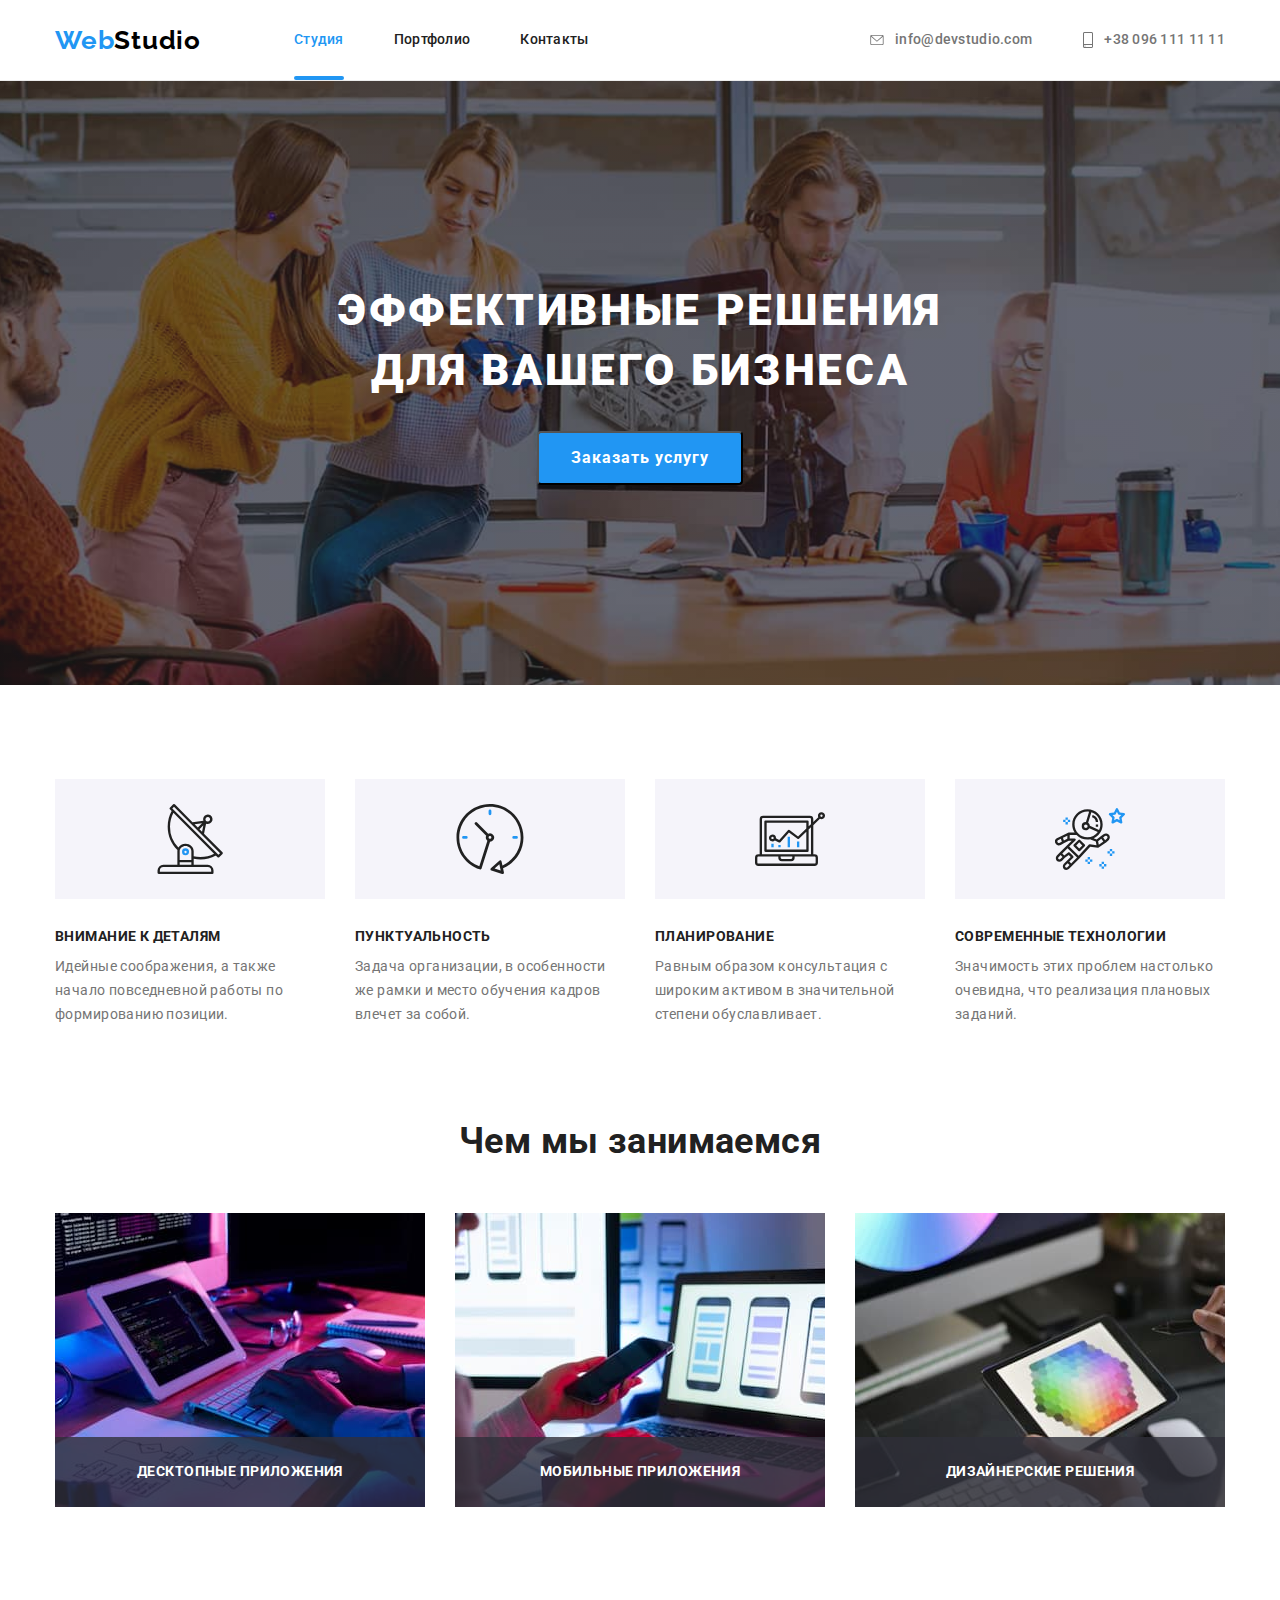
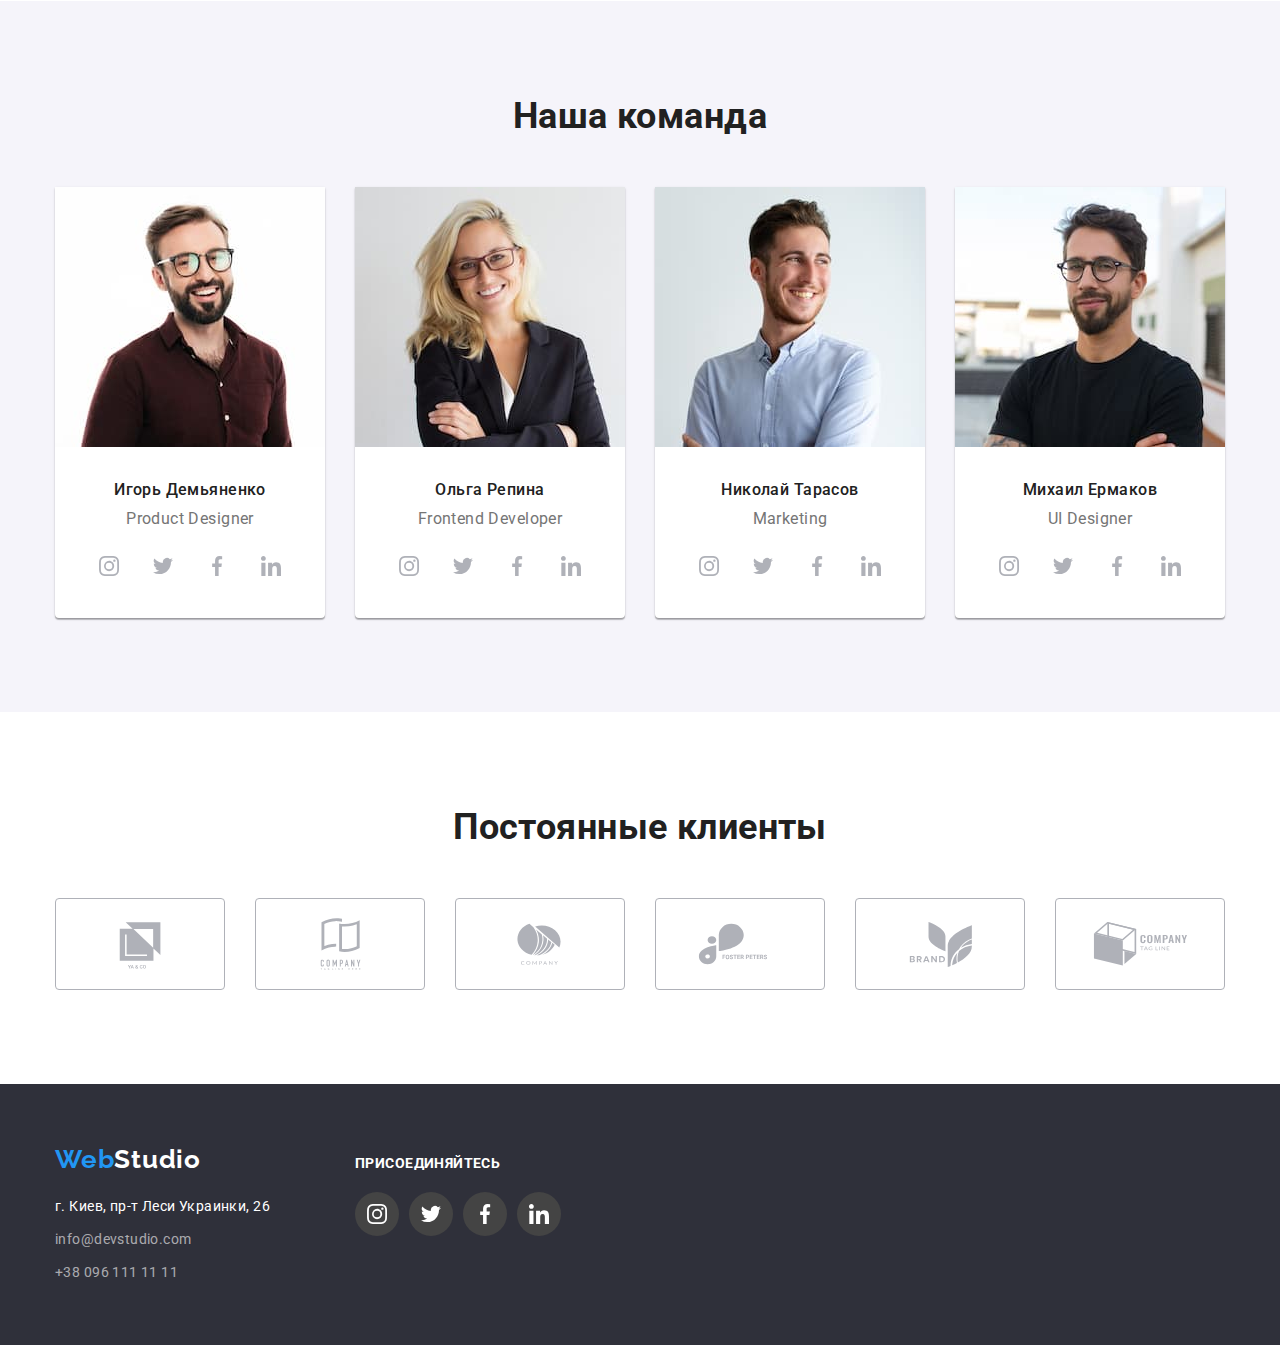
<file: index.html>
<!DOCTYPE html>
<html lang="ru">

  <head>
    <meta charset="UTF-8" />
    <meta http-equiv="X-UA-Compatible" content="IE=edge" />

    <title>WebStudio</title>

    <link rel="preconnect" href="https://fonts.googleapis.com" />
    <link rel="preconnect" href="https://fonts.gstatic.com" crossorigin />
    <link rel="stylesheet"
      href="https://cdnjs.cloudflare.com/ajax/libs/modern-normalize/1.1.0/modern-normalize.min.css" />
    <link rel="stylesheet"
      href="https://fonts.googleapis.com/css2?family=Raleway:wght@700&family=Roboto:wght@400;500;700;900&display=swap" />
    <link rel="stylesheet" href="css/styles.css" />
  </head>

  <body>
    <!-- Header with links section-->
    <header class="main-header">
      <div class="container">
        <a href="./index.html" class="logo"><span class="web">Web</span><span class="studio">Studio</span></a>
        <nav class="header-nav">
          <ul class="header-nav-links list">
            <li class="header-nav-link"><a href="./index.html" class="selected">Студия</a></li>
            <li class="header-nav-link"><a href="./portfolio.html">Портфолио</a></li>
            <li class="header-nav-link"><a href="#">Контакты</a></li>
          </ul>
        </nav>
        <div class="header-addresses">
          <a class="link" href="mailto:info@devstudio.com"><svg class="icon" height="10" width="16">
              <use href="./images/sprite.svg#email"></use>
            </svg>info@devstudio.com</a>
          <a class="link" href="tel:+380961111111"><svg class="icon" height="16" width="12">
              <use href="./images/sprite.svg#phone"></use>
            </svg>+38 096 111 11 11</a>
        </div>
      </div>
    </header>

    <!-- Section of main content -->
    <main class="main-section">
      <!-- Hero section -->
      <section class="hero">
        <div class="container">
          <h1 class="hero-text">Эффективные решения<br />для вашего бизнеса</h1>
          <button class="hero-button" type="button" data-modal-open>Заказать услугу</button>
        </div>
      </section>

      <!-- Horisontal list of company advantages -->
      <section class="section advantages">
        <div class="container">
          <ul class="advantages-list list">
            <li class="item icon-attention">
              <div class="advantage-icon"><svg class="icon" width="70" height="70"><use href="./images/sprite.svg#attention"></use></svg></div>
              <h3 class="advantages-item-header">Внимание к деталям</h3>
              <p class="advantages-item-text">
                Идейные соображения, а также начало повседневной работы по формированию позиции.
              </p>
            </li>

            <li class="item icon-punctuality">
              <div class="advantage-icon"><svg class="icon" width="70" height="70"><use href="./images/sprite.svg#punctuality"></use></svg></div>
              <h3 class="advantages-item-header">Пунктуальность</h3>
              <p class="advantages-item-text">
                Задача организации, в особенности же рамки и место обучения кадров влечет за собой.
              </p>
            </li>

            <li class="item icon-planning">
              <div class="advantage-icon"><svg class="icon" width="70" height="70"><use href="./images/sprite.svg#planning"></use></svg></div>
              <h3 class="advantages-item-header">Планирование</h3>
              <p class="advantages-item-text">
                Равным образом консультация с широким активом в значительной степени обуславливает.
              </p>
            </li>

            <li class="item icon-technologies">
              <div class="advantage-icon"><svg class="icon" width="70" height="70"><use href="./images/sprite.svg#technologies"></use></svg></div>
              <h3 class="advantages-item-header">Современные технологии</h3>
              <p class="advantages-item-text">
                Значимость этих проблем настолько очевидна, что реализация плановых заданий.
              </p>
            </li>
          </ul>
        </div>
      </section>

      <!-- What we do section -->
      <section class="section">
        <div class="container">
          <h2 class="section-header">Чем мы занимаемся</h2>
          <ul class="what-we-do-list list">
            <li class="item">
              <img src="images/whatwedo/whatwedo1.jpg" alt="Example 1" width="370" height="294" />
              <div class="title">Десктопные приложения</div>
            </li>
            <li class="item">
              <img src="images/whatwedo/whatwedo2.jpg" alt="Example 2" width="370" height="294" />
              <div class="title">Мобильные приложения</div>
            </li>
            <li class="item">
              <img src="images/whatwedo/whatwedo3.jpg" alt="Example 3" width="370" height="294" />
              <div class="title">Дизайнерские решения</div>
            </li>
          </ul>
        </div>
      </section>

      <!-- Our team section -->
      <section class="section our-team">
        <div class="container">
        <h2 class="section-header">Наша команда</h2>
          <ul class="team-list list">
            <li class="item">
              <img src="images/ourteam/idemyanenko.jpg" alt="Игорь Демьяненко" width="270" height="260" />
              <h3 class="team-member-name">Игорь Демьяненко</h3>
              <p class="team-member-position">Product Designer</p>
              <ul class="team-member-contacts">
                <li class="contact"><a class="link" href=""><svg class="icon" width="44" height="44"><use href="./images/sprite.svg#instagram"></use></svg></a></li>
                <li class="contact"><a class="link" href=""><svg class="icon" width="44" height="44"><use href="./images/sprite.svg#twitter"></use></svg></a></li>
                <li class="contact"><a class="link" href=""><svg class="icon" width="44" height="44"><use href="./images/sprite.svg#facebook"></use></svg></a></li>
                <li class="contact"><a class="link" href=""><svg class="icon" width="44" height="44"><use href="./images/sprite.svg#linkedin"></use></svg></a></li>
              </ul>
            </li>

            <li class="item">
              <img src="images/ourteam/orepina.jpg" alt="Ольга Репина" width="270" height="260" />
              <h3 class="team-member-name">Ольга Репина</h3>
              <p class="team-member-position">Frontend Developer</p>
              <ul class="team-member-contacts">
                <li class="contact"><a class="link" href=""><svg class="icon" width="44" height="44"><use href="./images/sprite.svg#instagram"></use></svg></a></li>
                <li class="contact"><a class="link" href=""><svg class="icon" width="44" height="44"><use href="./images/sprite.svg#twitter"></use></svg></a></li>
                <li class="contact"><a class="link" href=""><svg class="icon" width="44" height="44"><use href="./images/sprite.svg#facebook"></use></svg></a></li>
                <li class="contact"><a class="link" href=""><svg class="icon" width="44" height="44"><use href="./images/sprite.svg#linkedin"></use></svg></a></li>
              </ul>
            </li>

            <li class="item">
              <img src="images/ourteam/ntarasov.jpg" alt="Николай Тарасов" width="270" height="260" />
              <h3 class="team-member-name">Николай Тарасов</h3>
              <p class="team-member-position">Marketing</p>
              <ul class="team-member-contacts">
                <li class="contact"><a class="link" href=""><svg class="icon" width="44" height="44"><use href="./images/sprite.svg#instagram"></use></svg></a></li>
                <li class="contact"><a class="link" href=""><svg class="icon" width="44" height="44"><use href="./images/sprite.svg#twitter"></use></svg></a></li>
                <li class="contact"><a class="link" href=""><svg class="icon" width="44" height="44"><use href="./images/sprite.svg#facebook"></use></svg></a></li>
                <li class="contact"><a class="link" href=""><svg class="icon" width="44" height="44"><use href="./images/sprite.svg#linkedin"></use></svg></a></li>
              </ul>
            </li>

            <li class="item">
              <img src="images/ourteam/mermakov.jpg" alt="Михаил Ермаков" width="270" height="260" />
              <h3 class="team-member-name">Михаил Ермаков</h3>
              <p class="team-member-position">UI Designer</p>
              <ul class="team-member-contacts">
                <li class="contact"><a class="link" href=""><svg class="icon" width="44" height="44"><use href="./images/sprite.svg#instagram"></use></svg></a></li>
                <li class="contact"><a class="link" href=""><svg class="icon" width="44" height="44"><use href="./images/sprite.svg#twitter"></use></svg></a></li>
                <li class="contact"><a class="link" href=""><svg class="icon" width="44" height="44"><use href="./images/sprite.svg#facebook"></use></svg></a></li>
                <li class="contact"><a class="link" href=""><svg class="icon" width="44" height="44"><use href="./images/sprite.svg#linkedin"></use></svg></a></li>
              </ul>
            </li>
          </ul>
        </div>
      </section>
    </main>

    <!-- Our clients section -->
    <section class="section">
      <div class="container">
        <h2 class="section-header">Постоянные клиенты</h2>
        <div class="clients">
          <a class="link" href=""><svg class="logo" width="106" height="60"><use href="./images/sprite.svg#company1"></use></svg></a>
          <a class="link" href=""><svg class="logo" width="106" height="60"><use href="./images/sprite.svg#company2"></use></svg></a>
          <a class="link" href=""><svg class="logo" width="106" height="60"><use href="./images/sprite.svg#company3"></use></svg></a>
          <a class="link" href=""><svg class="logo" width="106" height="60"><use href="./images/sprite.svg#company4"></use></svg></a>
          <a class="link" href=""><svg class="logo" width="106" height="60"><use href="./images/sprite.svg#company5"></use></svg></a>
          <a class="link" href=""><svg class="logo" width="106" height="60"><use href="./images/sprite.svg#company6"></use></svg></a>
        </div>
      </div>
    </section>

    <!-- Footer section -->
    <footer class="footer">
      <div class="container">
        <div class="footer-address">
          <a href="./index.html" class="logo"><span class="web">Web</span><span class="studio-c">Studio</span></a>
          <address class="footer-text">г. Киев, пр-т Леси Украинки, 26</address>
          <a class="link" href="mailto:info@devstudio.com">info@devstudio.com</a>
          <a class="link" href="tel:+380961111111">+38 096 111 11 11</a>
        </div>
        <div class="footer-joinus">
          <h3 class="joinus-title">Присоединяйтесь</h3>
          <div class="joinus-list">
            <a href="" class="link-joinus"><svg width="44px" height="44px" class="icon"><use href="./images/sprite.svg#instagram"></use></svg></a>
            <a href="" class="link-joinus"><svg width="44px" height="44px" class="icon"><use href="./images/sprite.svg#twitter"></use></svg></a>
            <a href="" class="link-joinus"><svg width="44px" height="44px" class="icon"><use href="./images/sprite.svg#facebook"></use></svg></a>
            <a href="" class="link-joinus"><svg width="44px" height="44px" class="icon"><use href="./images/sprite.svg#linkedin"></use></svg></a>
          </div>
          <h3 class="joinus-title">&nbsp;</h3>
        </div>
      </div>
    </footer>

      <!-- Modal window -->
    <div class="backdrop is-hidden" data-modal>
      <div class="window-order">
        <h3 class="title">Window title</h3>
        <button class="icon-container" data-modal-close>
          <svg class="icon-close" width="11" height="11" data-modal-close>
            <use href="./images/sprite.svg#close"></use>
          </svg>
        </button>
        <p>Lorem ipsum dolor sit amet consectetur adipisicing elit. Eos hic quo modi incidunt porro optio dolor vitae similique blanditiis ipsam totam soluta quidem, magnam sequi ex a ratione aut odio. A natus nesciunt similique ad corporis architecto. Nesciunt, ea reprehenderit vitae aliquid minima assumenda odit commodi pariatur omnis dignissimos! Adipisci beatae ab quidem ad. Facere consectetur cum inventore. Iusto tenetur consequuntur voluptatum rem ab, ratione corrupti ad ex. Repudiandae, officia?</p>
      </div>
    </div>

    <script src="./js/modal.js"></script>
  </body>

</html>
</file>
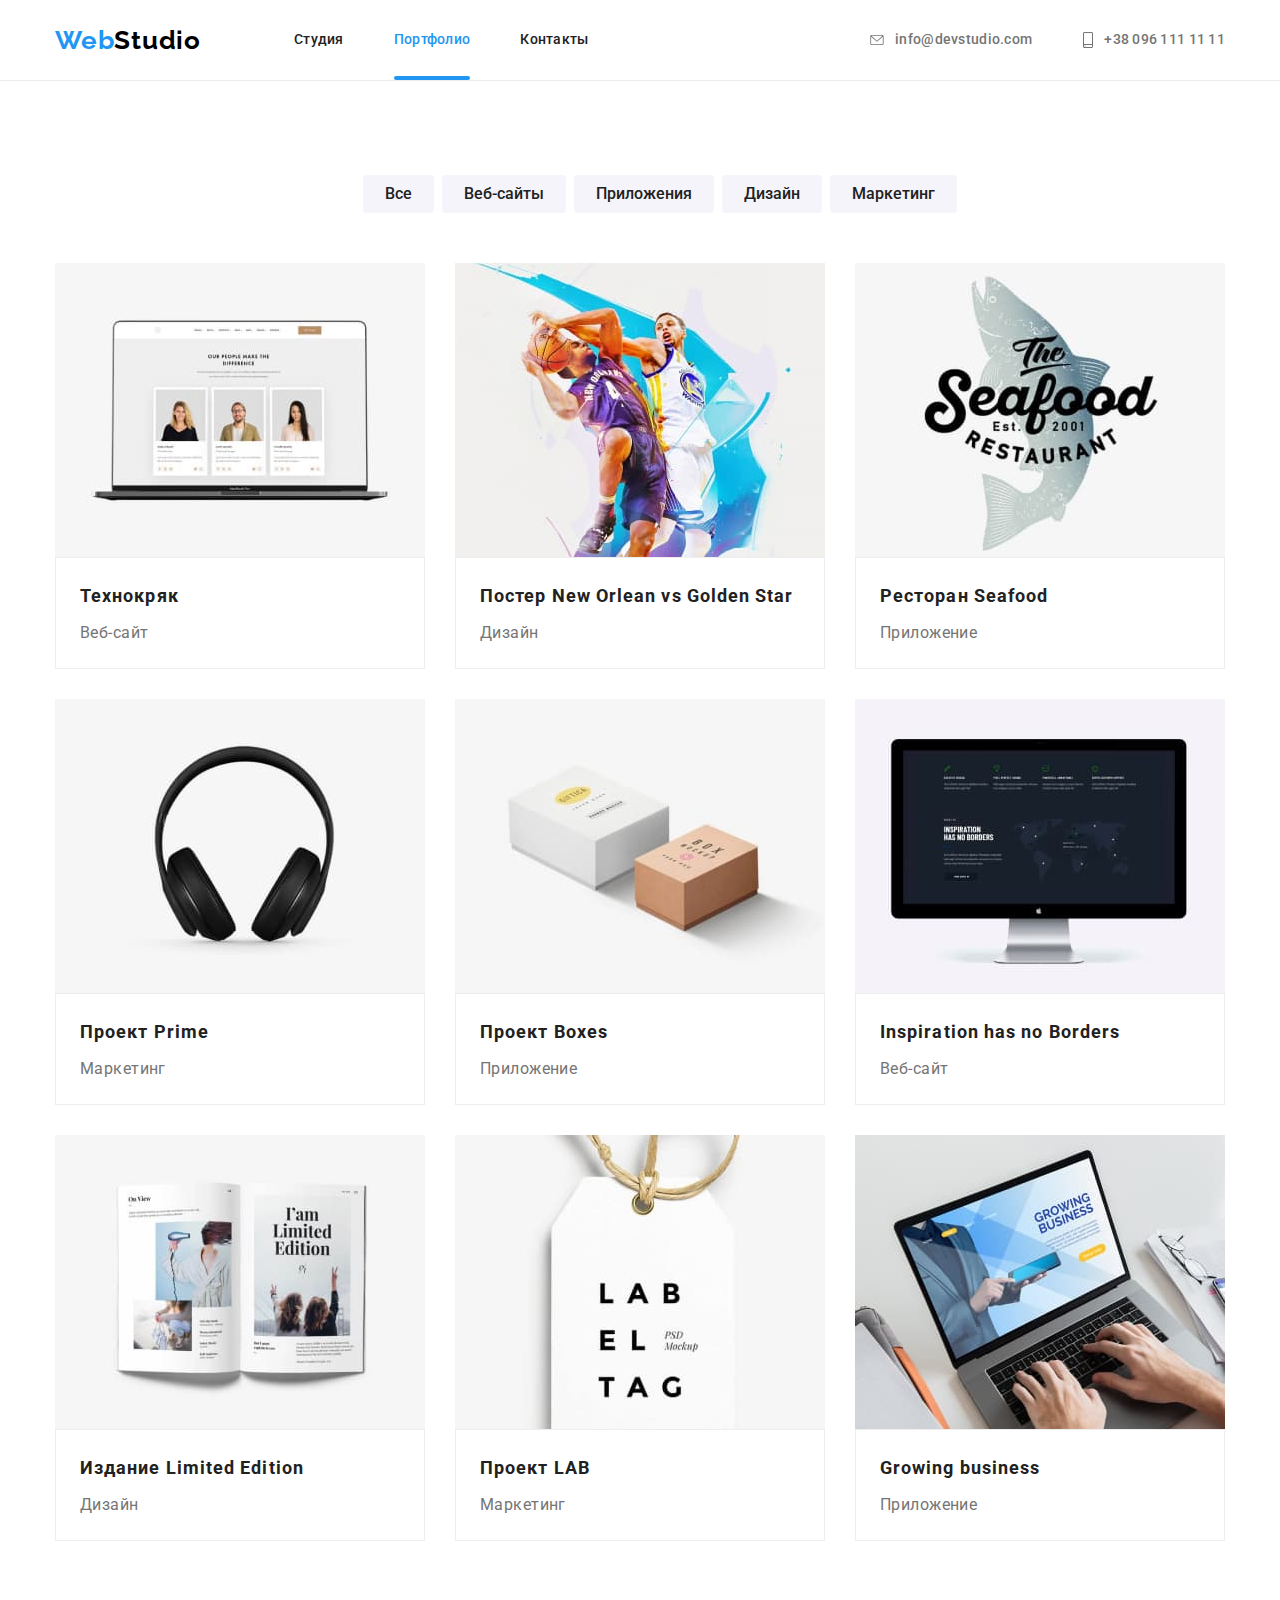
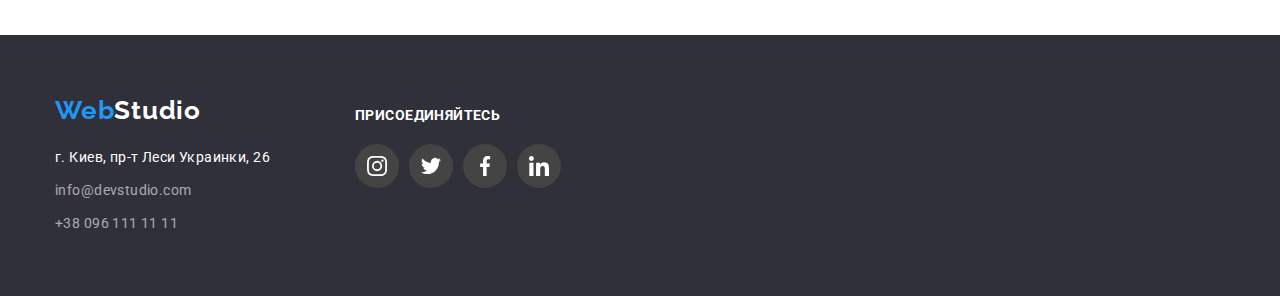
<file: portfolio.html>
<!DOCTYPE html>
<html lang="ru">
	<head>
		<meta charset="UTF-8" />
		<meta http-equiv="X-UA-Compatible" content="IE=edge" />

		<title>WebStudio</title>

		<link rel="preconnect" href="https://fonts.googleapis.com" />
		<link rel="preconnect" href="https://fonts.gstatic.com" crossorigin />
		<link rel="stylesheet" href="https://cdnjs.cloudflare.com/ajax/libs/modern-normalize/1.1.0/modern-normalize.min.css" />
		<link rel="stylesheet" href="https://fonts.googleapis.com/css2?family=Raleway:wght@700&family=Roboto:wght@400;500;700;900&display=swap" />
		<link rel="stylesheet" href="css/styles.css" />
	</head>

	<body>
		<!-- Header with links section-->
		<header class="main-header">
			<div class="container">
				<a href="./index.html" class="logo"><span class="web">Web</span><span class="studio">Studio</span></a>
				<nav class="header-nav">
					<ul class="header-nav-links list">
						<li class="header-nav-link"><a href="./index.html">Студия</a></li>
						<li class="header-nav-link"><a href="./portfolio.html" class="selected">Портфолио</a></li>
						<li class="header-nav-link"><a href="#">Контакты</a></li>
					</ul>
				</nav>
				<div class="header-addresses">
					<a class="link" href="mailto:info@devstudio.com"><svg class="icon" height="10" width="16">
							<use href="./images/sprite.svg#email"></use>
						</svg>info@devstudio.com</a>
					<a class="link" href="tel:+380961111111"><svg class="icon" height="16" width="12">
							<use href="./images/sprite.svg#phone"></use>
						</svg>+38 096 111 11 11</a>
				</div>
			</div>
		</header>

		<!-- Section of main content -->
		<main class="main-section">
			<div class="portfolio-list-section container">
				<section class="portfolio-filter section">
					<h1 style="display: none">Список наших проэктов</h1>
					<ul class="portfolio-filter-list">
						<li class="item">
							<button type="button" class="portfolio-filter-button button-all">Все</button>
						</li>
						<li class="item">
							<button type="button" class="portfolio-filter-button button-website">Веб-сайты</button>
						</li>
						<li class="item">
							<button type="button" class="portfolio-filter-button button-app">Приложения</button>
						</li>
						<li class="item">
							<button type="button" class="portfolio-filter-button button-design">Дизайн</button>
						</li>
						<li class="item">
							<button type="button" class="portfolio-filter-button button-marketing">Маркетинг</button>
						</li>
					</ul>
				</section>

				<!-- Portfolio list content -->
				<ul class="portfolio-list">
					<li class="item portfolio-category-website">
						<a href="">
							<img src="./images/portfolio/technoquack.jpg" alt="Технокряк" width="370" height="294" />
							<div class="overlay-text-container"><p class="overlay-text">Lorem ipsum dolor sit amet consectetur, adipisicing elit. Consequatur labore consectetur eos praesentium tempora perferendis accusantium incidunt itaque optio aliquam quasi sunt facilis neque cumque, a ratione quos voluptate reiciendis voluptates ad rem. Fugit et quod voluptas fuga placeat officiis! Velit doloribus odio modi pariatur blanditiis ab deserunt rerum tempore.</p></div>
							<div class="description">
								<h2 class="project-title">Технокряк</h2>
								<p class="project-type">Веб-сайт</p>
							</div>
						</a>
					</li>
					<li class="item portfolio-category-design">
						<a href="">
							<img src="./images/portfolio/neworleans-vs-goldenstar.jpg" alt="Постер New Orlean vs Golden Star" width="370" height="294" />
							<div class="overlay-text-container"><p class="overlay-text">Lorem ipsum dolor sit amet consectetur, adipisicing elit. Consequatur labore consectetur eos praesentium tempora perferendis accusantium incidunt itaque optio aliquam quasi sunt facilis neque cumque, a ratione quos voluptate reiciendis voluptates ad rem. Fugit et quod voluptas fuga placeat officiis! Velit doloribus odio modi pariatur blanditiis ab deserunt rerum tempore.</p></div>
							<div class="description">
								<h2 class="project-title">Постер New Orlean vs Golden Star</h2>
								<p class="project-type">Дизайн</p>
							</div>
						</a>
					</li>
					<li class="item portfolio-category-app">
						<a href="">
							<img src="./images/portfolio/seafood.jpg" alt="Ресторан Seafood" width="370" height="294" />
							<div class="overlay-text-container"><p class="overlay-text">Lorem ipsum dolor sit amet consectetur, adipisicing elit. Consequatur labore consectetur eos praesentium tempora perferendis accusantium incidunt itaque optio aliquam quasi sunt facilis neque cumque, a ratione quos voluptate reiciendis voluptates ad rem. Fugit et quod voluptas fuga placeat officiis! Velit doloribus odio modi pariatur blanditiis ab deserunt rerum tempore.</p></div>
							<div class="description">
								<h2 class="project-title">Ресторан Seafood</h2>
								<p class="project-type">Приложение</p>
							</div>
						</a>
					</li>
					<li class="item portfolio-category-marketing">
						<a href="">
							<img src="./images/portfolio/prime.jpg" alt="Проект Prime" width="370" height="294" />
							<div class="overlay-text-container"><p class="overlay-text">Lorem ipsum dolor sit amet consectetur, adipisicing elit. Consequatur labore consectetur eos praesentium tempora perferendis accusantium incidunt itaque optio aliquam quasi sunt facilis neque cumque, a ratione quos voluptate reiciendis voluptates ad rem. Fugit et quod voluptas fuga placeat officiis! Velit doloribus odio modi pariatur blanditiis ab deserunt rerum tempore.</p></div>
							<div class="description">
								<h2 class="project-title">Проект Prime</h2>
								<p class="project-type">Маркетинг</p>
							</div>
						</a>
					</li>
					<li class="item portfolio-category-app">
						<a href="">
							<img src="./images/portfolio/boxes.jpg" alt="Проект Boxes" width="370" height="294" />
							<div class="overlay-text-container"><p class="overlay-text">Lorem ipsum dolor sit amet consectetur, adipisicing elit. Consequatur labore consectetur eos praesentium tempora perferendis accusantium incidunt itaque optio aliquam quasi sunt facilis neque cumque, a ratione quos voluptate reiciendis voluptates ad rem. Fugit et quod voluptas fuga placeat officiis! Velit doloribus odio modi pariatur blanditiis ab deserunt rerum tempore.</p></div>
							<div class="description">
								<h2 class="project-title">Проект Boxes</h2>
								<p class="project-type">Приложение</p>
							</div>
						</a>
					</li>
					<li class="item portfolio-category-website">
						<a href="">
							<img src="./images/portfolio/inspiration.jpg" alt="Inspiration has no Borders" width="370" height="294" />
							<div class="overlay-text-container"><p class="overlay-text">Lorem ipsum dolor sit amet consectetur, adipisicing elit. Consequatur labore consectetur eos praesentium tempora perferendis accusantium incidunt itaque optio aliquam quasi sunt facilis neque cumque, a ratione quos voluptate reiciendis voluptates ad rem. Fugit et quod voluptas fuga placeat officiis! Velit doloribus odio modi pariatur blanditiis ab deserunt rerum tempore.</p></div>
							<div class="description">
								<h2 class="project-title">Inspiration has no Borders</h2>
								<p class="project-type">Веб-сайт</p>
							</div>
						</a>
					</li>
					<li class="item portfolio-category-design">
						<a href="">
							<img src="./images/portfolio/limitededition.jpg" alt="Издание Limited Edition" width="370" height="294" />
							<div class="overlay-text-container"><p class="overlay-text">Lorem ipsum dolor sit amet consectetur, adipisicing elit. Consequatur labore consectetur eos praesentium tempora perferendis accusantium incidunt itaque optio aliquam quasi sunt facilis neque cumque, a ratione quos voluptate reiciendis voluptates ad rem. Fugit et quod voluptas fuga placeat officiis! Velit doloribus odio modi pariatur blanditiis ab deserunt rerum tempore.</p></div>
							<div class="description">
								<h2 class="project-title">Издание Limited Edition</h2>
								<p class="project-type">Дизайн</p>
							</div>
						</a>
					</li>
					<li class="item portfolio-category-marketing">
						<a href="">
							<img src="./images/portfolio/lab.jpg" alt="Проект LAB" width="370" height="294" />
							<div class="overlay-text-container"><p class="overlay-text">Lorem ipsum dolor sit amet consectetur, adipisicing elit. Consequatur labore consectetur eos praesentium tempora perferendis accusantium incidunt itaque optio aliquam quasi sunt facilis neque cumque, a ratione quos voluptate reiciendis voluptates ad rem. Fugit et quod voluptas fuga placeat officiis! Velit doloribus odio modi pariatur blanditiis ab deserunt rerum tempore.</p></div>
							<div class="description">
								<h2 class="project-title">Проект LAB</h2>
								<p class="project-type">Маркетинг</p>
							</div>
						</a>
					</li>
					<li class="item portfolio-category-app">
						<a href="">
							<img src="./images/portfolio/growingbusiness.jpg" alt="Growing business" width="370" height="294" />
							<div class="overlay-text-container"><p class="overlay-text">Lorem ipsum dolor sit amet consectetur, adipisicing elit. Consequatur labore consectetur eos praesentium tempora perferendis accusantium incidunt itaque optio aliquam quasi sunt facilis neque cumque, a ratione quos voluptate reiciendis voluptates ad rem. Fugit et quod voluptas fuga placeat officiis! Velit doloribus odio modi pariatur blanditiis ab deserunt rerum tempore.</p></div>
							<div class="description">
								<h2 class="project-title">Growing business</h2>
								<p class="project-type">Приложение</p>
							</div>
						</a>
					</li>
				</ul>
			</div>
		</main>

    <!-- Footer section -->
    <footer class="footer">
      <div class="container">
        <div class="footer-address">
          <a href="./index.html" class="logo"><span class="web">Web</span><span class="studio-c">Studio</span></a>
          <address class="footer-text">г. Киев, пр-т Леси Украинки, 26</address>
          <a class="link" href="mailto:info@devstudio.com">info@devstudio.com</a>
          <a class="link" href="tel:+380961111111">+38 096 111 11 11</a>
        </div>
        <div class="footer-joinus">
          <h3 class="joinus-title">Присоединяйтесь</h3>
          <div class="joinus-list">
            <a href="" class="link-joinus"><svg width="44px" height="44px" class="icon"><use href="./images/sprite.svg#instagram"></use></svg></a>
            <a href="" class="link-joinus"><svg width="44px" height="44px" class="icon"><use href="./images/sprite.svg#twitter"></use></svg></a>
            <a href="" class="link-joinus"><svg width="44px" height="44px" class="icon"><use href="./images/sprite.svg#facebook"></use></svg></a>
            <a href="" class="link-joinus"><svg width="44px" height="44px" class="icon"><use href="./images/sprite.svg#linkedin"></use></svg></a>
          </div>
          <h3 class="joinus-title">&nbsp;</h3>
        </div>
      </div>
    </footer>
	</body>
</html>
</file>
<file: css/styles.css>
/******************************************************************
                        Common styles 
*******************************************************************/
html {
  --active-link-color: #2196f3;
  --default-text: #000000;
  --contrast-text: #ffffff;
  --footer-text: rgba(255, 255, 255, 0.6);
  --dark-grey-text: #212121;
  --dark-grey-background: #2f303a;
  --header-overlay: rgba(47, 48, 51, 0.4);
  --what-we-do-overlay: rgba( 47, 48, 58, 0.8);
  --what-we-do-overlay-dark: rgba( 47, 48, 58, 1);
  --light-grey-text: #757575;
  --light-grey-background: #f5f4fa;
  --icon-color: #AFB1B8;

  box-sizing: border-box;
}

*,
*::after,
*::before {
  box-sizing: inherit;
}

.is-hidden {
  opacity: 0;
  pointer-events: none;
}

body {
  color: var(--default-text);
  font-family: 'Roboto', sans-serif;
  font-size: 14px;
  letter-spacing: 0.03em;
}

.section {
  margin: 0;
  padding: 94px 0;

  text-align: center;
}

.container {
  width: 1200px;
  padding: 0 15px;
  margin: 0;
  margin-left: auto;
  margin-right: auto;
}

.list {
  list-style: none;
  padding: 0;
  margin: 0;
}

/* Logo styling */
.logo {
  font-family: 'Raleway', sans-serif;
  font-size: 26px;
  line-height: 1.19;
  font-weight: 700;
  letter-spacing: 0.03em;
  text-decoration: none;
}

.logo > .web {
  color: var(--active-link-color);
}
.logo > .studio {
  color: var(--default-text);
}
.logo > .studio-c {
  color: var(--contrast-text);
}

/* Header styles */

.main-header > .container {
  display: flex;
  /* min-height: 80px; */
  align-items: center;
}

.main-header {
  border-bottom: 1px solid #ececec;
}

.header-nav {
  margin-left: 93px;
}

.header-nav-links {
  display: flex;
}

.header-nav-link:not(:last-child) {
  margin-right: 50px;
}

.header-nav-link > a {
  display: inline-block;
  position: relative;
  padding: 32px 0px;

  font-weight: 500;
  line-height: 1.14;
  letter-spacing: 0.02em;
  text-decoration: none;
}

.header-nav-link > a/*,
.header-nav-link > a.selected:hover,
.header-nav-link > a.selected:focus */ {
  color: var(--dark-grey-text);

  transition: color 250ms cubic-bezier(0.4, 0, 0.2, 1);
}

.header-nav-link > a.selected::after {
  content: "";
  position: absolute;
  width: 100%;
  height: 4px;
  left: 0;
  bottom: 0;

  background: #2196F3;
  border-radius: 2px;
}

.header-nav-link > a:hover,
.header-nav-link > a:focus,
.header-nav-link > a.selected {
  color: var(--active-link-color);
}

.header-addresses {
  display: flex;
  margin-left: auto;
}

.header-addresses > a:not(:last-child) {
  margin-right: 50px;
}

.header-addresses > .link {
  display: inline-flex;
  align-items: center;
  padding: 20px 0;

  color: var(--light-grey-text);
  font-weight: 500;
  line-height: 1.71;
  letter-spacing: 0.02em;
  text-decoration: none;

  transition: color 250ms cubic-bezier(0.4, 0, 0.2, 1);
}

.header-addresses > .link:hover,
.header-addresses > .link:focus {
  color: var(--active-link-color);
}

.header-addresses .icon {
  margin-right: 10px;
  fill: currentColor;
}

/* Footer styles */

.footer {
  /* min-height: 252px; */
  padding: 60px 0;
  background-color: var(--dark-grey-background);
}

.footer-text {
  display: block;
  margin-top: 20px;
  margin-bottom: 0;

  color: var(--contrast-text);
  font-style: normal; /* сброс user-agent стилей для тега address */
  line-height: 1.71;
}

.footer .link {
  display: block;
  margin-top: 9px;
  margin-bottom: 0;

  color: var(--footer-text);
  line-height: 1.71;
  text-decoration: none;

  transition: color 250ms cubic-bezier(0.4, 0, 0.2, 1);
}

.footer .link:hover,
.footer .link:focus {
  color: var(--active-link-color);
}

.footer > .container {
  display: flex;

}

.footer-joinus {
  display: flex;
  flex-flow: column;
  justify-content: center;
  align-content: flex-start;
  padding: 0;
  margin-left: 85px;
}

.joinus {
  margin-top: 12px;
  margin-left: 70px;  
  text-align: left;
}

.joinus-title {
  margin: 0;

  color: var(--contrast-text);
  font-weight: 700;
  font-size: 14px;
  line-height: 1.14;
  letter-spacing: 0.03em;
  text-transform: uppercase;
}

.joinus-list {
  display: flex;
  padding: 0;
  margin: 20px 0;
}

.joinus-list > .link-joinus {
  width: 44px;
  height: 44px;
  border-radius: 50%;
  background-color: #444444;
  color: var(--contrast-text);
  text-decoration: none;

  transition: background-color 250ms cubic-bezier(0.4, 0, 0.2, 1);
}

.joinus-list > .link-joinus:hover,
.joinus-list > .link-joinus:focus {
  background-color: var(--active-link-color);
}

.joinus-list img {
  filter: invert(1%) brightness(200%);
}

.joinus-list > .link-joinus:not(:last-child) {
  margin-right: 10px;
}

.joinus-list .icon {
  fill: currentColor;
}

/******************************************************************
                Index - Main section styles 
*******************************************************************/

/* Top banner styles */
.hero {
  display: block;
  max-width: 1600px;
  padding: 200px 0;
  margin-top: 0px;
  margin-left: auto;
  margin-right: auto;
  background-color: var(--header-overlay);
  background-image: 
    linear-gradient(to right, 
                    var(--header-overlay), 
                    var(--header-overlay)), 
    url('../images/headerbg.jpg');
  background-repeat: no-repeat;
  background-position: 50% top;
  background-size: cover;
  text-align: center;
}

.hero-text {
  padding: 0;
  margin: 0;
  margin-bottom: 30px;
  color: var(--contrast-text);

  font-weight: 900;
  font-size: 44px;
  line-height: 1.36;
  letter-spacing: 0.06em;

  text-align: center;
  text-transform: uppercase;
}

.hero-button {
  padding: 10px 32px;

  background-color: var(--active-link-color);
  color: var(--contrast-text);
  box-shadow: 0px 4px 4px rgba(0, 0, 0, 0.15);
  border-radius: 4px;

  font-family: inherit;
  font-weight: 700;
  font-size: 16px;
  line-height: 1.88;
  letter-spacing: 0.06em;
  text-align: center;

  align-self: center;

  cursor: pointer;
}

/* Our advantages section styles */

.section.advantages {
  padding-bottom: 0;
}

.advantages-list {
  display: flex;
}

.advantages-list > .item {
  /* background-image: url("../images/svg/attention.svg"); */
  width: 270px;

  text-align: left;
}

.advantages-list > .item:not(:last-child) {
  margin-right: 30px;
}

.advantage-icon {
  display: flex;
  justify-content: center;
  align-items: center;
  width: 270px;
  height: 120px;
  margin-bottom: 30px;
  padding: 0;

  background-color: var(--light-grey-background);
  background-repeat: no-repeat;
  background-position: center;
}

.advantages-item-header {
  margin: 0;

  color: var(--dark-grey-text);
  font-weight: 700;
  font-size: 14px;
  line-height: 1.14;
  text-transform: uppercase;
}

.advantages-item-text {
  margin: 10px 0 0 0;

  color: var(--light-grey-text);
  line-height: 1.71;
}

/* What we do section styles */

.section-header {
  margin: 0 0 50px;

  color: var(--dark-grey-text);
  font-weight: 700;
  font-size: 36px;
  line-height: 1.17;

  text-align: center;
}

.what-we-do-list {
  display: flex;
  margin: 0 -15px;
  font-size: 0;
}

.what-we-do-list > .item {
  position: relative;
  margin: 0 15px;
}

.what-we-do-list > .item > .title {
  display: block;
  position: absolute;
  height: 70px;
  width: 100%;
  bottom: 0;
  padding: 27px 0;
  
  background-color: var(--what-we-do-overlay);
  transition: background-color 1000ms ease-in-out;
  
  font-weight: 700;
  font-size: 14px;
  line-height: 1.14;
  text-align: center;
  letter-spacing: 0.03em;
  text-transform: uppercase;
  color: var(--contrast-text);
}

.what-we-do-list > .item:hover > .title {
  background-color: var(--what-we-do-overlay-dark);
}

/* Our team section styles */

.our-team {
  background-color: var(--light-grey-background);
}

.team-list {
  display: flex;
}

.team-list > .item {
  padding-bottom: 30px;
  width: 270px;

  background-color: var(--contrast-text);

  box-shadow: 0px 1px 3px rgba(0, 0, 0, 0.12), 
              0px 1px 1px rgba(0, 0, 0, 0.14),
              0px 2px 1px rgba(0, 0, 0, 0.2);
  border-radius: 0px 0px 4px 4px;
}

.team-list > .item:not(:last-child) {
  margin-right: 30px;
}

.team-member-name {
  margin: 30px 0 10px;

  color: var(--dark-grey-text);
  font-weight: 500;
  font-size: 16px;
  line-height: 1.19;

  text-align: center;
}

.team-member-position {
  margin: 0;
  color: var(--light-grey-text);
  font-size: 16px;
  line-height: 1.19;

  text-align: center;
}

.team-member-contacts {
  display: flex;
  justify-content: center;
  margin-top: 16px;
  margin-left: auto;
  margin-right: auto;
  padding: 0;

  list-style: none;
  font-size: 0;
}

.team-member-contacts .link {
  border-radius: 50%;
  display: block;
  height: 44px;
  width: 44px;
  color: var(--icon-color);

  transition: color 250ms cubic-bezier(0.4, 0, 0.2, 1);
}

.team-member-contacts > .contact:not(:last-child) {
  margin-right: 10px;
}

.team-member-contacts .link:hover,
.team-member-contacts .link:focus {
  background-color: var(--active-link-color);
  color: var(--contrast-text);
}

.team-member-contacts .icon {
  fill: currentColor;
    /* filter: invert(49%) sepia(0%) saturate(4%) hue-rotate(315deg) brightness(91%) contrast(89%); */
}

.clients {
  display: flex;
  margin: 0 -15px;
  font-size: 0;
  color: var(--icon-color);
}

.clients .link {
  display: inline-block;
  margin: 0 15px;
  width: 170px;
  height: 92px;
  padding: 16px 32px;

  border: 1px solid var(--icon-color);
  color: var(--icon-color);
  border-radius: 4px;
  text-align: center;

  /* transition-property: color, border-color;
  transition-duration: 250ms;
  transition-timing-function: cubic-bezier(0.4, 0, 0.2, 1); */
  transition:        color 250ms cubic-bezier(0.4, 0, 0.2, 1),
              border-color 250ms cubic-bezier(0.4, 0, 0.2, 1);
}

.clients .link:hover,
.clients .link:focus {
  color: var(--active-link-color);
  border-color: var(--active-link-color);
}

.clients .logo {
  fill: currentColor;
}

/* modal window overlay styles */

.backdrop {
  position: fixed;
  top: 0;
  left: 0;
  width: 100%;
  height: 100%;

  background-color: var(--what-we-do-overlay);

  transition: opacity 250ms cubic-bezier(0.4, 0, 0.2, 1);
}

.backdrop.is-hidden > .window-order {
  transform: scale(1.1) translate(-45%, -45%);
}

.window-order {
  display: block;
  position: absolute;
  height: 581px;
  width: 528px;
  top: 50%;
  left: 50%;
  /* transform: translate(-50%, -50%) scale (1); */
  transform: scale(1) translate(-50%, -50%);
  margin: 0;
  padding: 20px 15px 0;
  
  box-shadow: 0px 1px 3px rgba(0, 0, 0, 0.12), 
              0px 1px 1px rgba(0, 0, 0, 0.14), 
              0px 2px 1px rgba(0, 0, 0, 0.2);
  border-radius: 4px;
  
  background-color: white;
  transition: transform 250ms cubic-bezier(0.4, 0, 0.2, 1);
}

.window-order > .title {  
  margin: 0;

  font-weight: 700;
  font-size: 14px;
  line-height: 1.14;
  text-align: center;
  letter-spacing: 0.03em;
  color: var(--default-text);
}

.window-order > .icon-container {
  display: flex;
  justify-content: center;
  align-items: center;
  position: absolute;
  width: 30px;
  height: 30px;
  top: 8px;
  right: 8px;
  padding: 0;

  border-radius: 50%;
  background-color: var(--contrast-text);
  border: 1px solid rgba(0, 0, 0, 0.1);
  color: var(--default-text);
  cursor: pointer;

  transition: background-color 250ms cubic-bezier(0.4, 0, 0.2, 1);
}

.icon-container:hover {
  background-color: #FAFAFA;
}

.window-order .icon-close {
  fill: currentColor;
}

/******************************************************************
                Portfolio - Main section styles 
*******************************************************************/

.portfolio-list-section {
  padding-top: 94px;
  padding-bottom: 94px;
}

.portfolio-filter {
  padding-top: 0;
  padding-bottom: 50px;
}

.portfolio-filter-list {
  display: flex;
  justify-content: center;
  list-style: none;
  margin-top: 0;
  margin-bottom: 0;
}

.portfolio-filter-list > .item:not(:last-child) {
  margin-right: 8px;
}

.portfolio-filter-button {
  padding: 6px 22px;

  background: var(--light-grey-background);
  color: var(--dark-grey-text);

  font-family: inherit;
  font-weight: 500;
  font-size: 16px;
  line-height: 1.63;

  border: none;
  border-radius: 4px;

  transition: background-color 250ms cubic-bezier(0.4, 0, 0.2, 1),
                         color 250ms cubic-bezier(0.4, 0, 0.2, 1),
                    box-shadow 250ms cubic-bezier(0.4, 0, 0.2, 1) 100ms;
}

.portfolio-filter-button:hover,
.portfolio-filter-button:focus {
  background: var(--active-link-color);
  color: var(--contrast-text);
  box-shadow: 0px 3px 1px rgba(0, 0, 0, 0.1), 
              0px 1px 2px rgba(0, 0, 0, 0.08), 
              0px 2px 2px rgba(0, 0, 0, 0.12);

  transition: background-color 250ms cubic-bezier(0.4, 0, 0.2, 1) 100ms,
                         color 250ms cubic-bezier(0.4, 0, 0.2, 1) 100ms,
                    box-shadow 250ms cubic-bezier(0.4, 0, 0.2, 1);
}

.portfolio-list {
  display: flex;
  flex-wrap: wrap;
  margin: -15px;
  padding: 0;

  list-style: none;
}

.portfolio-list > .item {
  position: relative;
  margin: 15px;

  font-size: 0;
  background-color: var(--contrast-text);

  transition: box-shadow 250ms cubic-bezier(0.4, 0, 0.2, 1) 100ms;
}

.portfolio-list > .item > a {
  text-decoration: none;
}

.overlay-text-container {
  display: block;
  position: absolute;
  top: 0;
  left: 0;
  width: 100%;
  height: 294px;
  overflow: hidden;
}

.portfolio-list > .item .overlay-text {
  display: inline-block;
  top: 0;
  left: 0;
  width: 100%;
  height: 294px;
  margin: 0;
  padding: 24px;

  overflow: auto;

  background-color: rgba(33, 150, 243, 0.9);
  font-size: 18px;
  line-height: 1.56;
  letter-spacing: 0.03em;
  color: var(--contrast-text);
  
  transform: translateY(100%);
  transition: transform 250ms cubic-bezier(0.4, 0, 0.2, 1);
}

.portfolio-list > .item:hover {
  box-shadow: 0px 1px 1px rgba(0, 0, 0, 0.12), 
              0px 4px 4px rgba(0, 0, 0, 0.06), 
              1px 4px 6px rgba(0, 0, 0, 0.16);

  transition: box-shadow 250ms cubic-bezier(0.4, 0, 0.2, 1);
}

.portfolio-list > .item:hover .overlay-text {
  transform: translateY(0);
  transition: transform 250ms cubic-bezier(0.4, 0, 0.2, 1) 100ms;
}

.portfolio-list > .item .description {
  padding: 20px 24px;

  border: 1px solid #eeeeee;
}

.portfolio-list > .item .project-title {
  margin: 0 0 4px;

  color: var(--dark-grey-text);

  font-weight: 700;
  font-size: 18px;
  line-height: 2;
  letter-spacing: 0.06em;
}

.portfolio-list > .item .project-type {
  margin: 0;

  color: var(--light-grey-text);

  font-size: 16px;
  line-height: 1.88;
}
</file>
